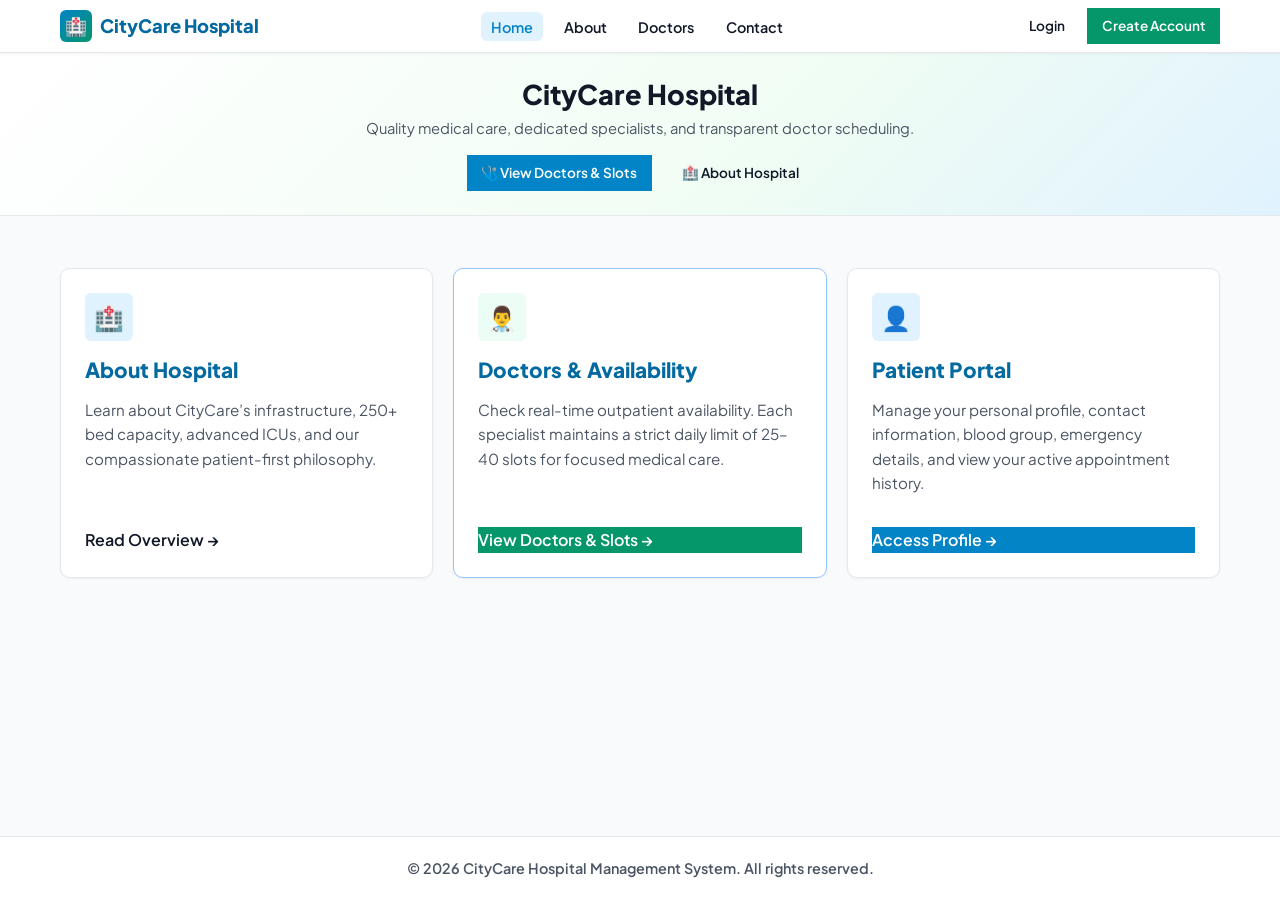
<file: frontend/index.html>
<!DOCTYPE html>
<html lang="en">
<head>
  <meta charset="UTF-8">
  <meta name="viewport" content="width=device-width, initial-scale=1.0">
  <title>CityCare Hospital - Quality Patient Care</title>
  <link rel="stylesheet" href="css/style.css">
</head>
<body>

  <!-- Navigation Bar -->
  <header class="navbar">
    <div class="nav-container">
      <a href="index.html" class="brand-logo">
        <span class="brand-icon">🏥</span>
        <span>CityCare Hospital</span>
      </a>
      <ul class="nav-links">
        <li><a href="index.html" class="active">Home</a></li>
        <li><a href="about.html">About</a></li>
        <li><a href="doctors.html">Doctors</a></li>
        <li><a href="contact.html">Contact</a></li>
      </ul>
      <div class="nav-actions" id="navActions">
        <!-- Injected dynamically by api.js -->
      </div>
    </div>
  </header>

  <!-- Hero Section (Simple & Short) -->
  <section class="hero-section">
    <div class="hero-content">
      <h1 class="hero-title">CityCare Hospital</h1>
      <p class="hero-subtitle">Quality medical care, dedicated specialists, and transparent doctor scheduling.</p>
      <div class="hero-actions">
        <a href="doctors.html" class="btn btn-primary btn-sm">
          🩺 View Doctors & Slots
        </a>
        <a href="about.html" class="btn btn-outline btn-sm">
          🏥 About Hospital
        </a>
      </div>
    </div>
  </section>

  <!-- Dedicated Services & Navigation Hub -->
  <section class="section-container" style="padding: 2rem 1.25rem;">
    <div class="about-grid">
      <!-- Card 1: About Hospital -->
      <div class="about-card" style="display: flex; flex-direction: column; justify-content: space-between;">
        <div>
          <div class="highlight-icon" style="margin-bottom: 0.75rem;">🏥</div>
          <h3>About Hospital</h3>
          <p>
            Learn about CityCare’s infrastructure, 250+ bed capacity, advanced ICUs, and our compassionate patient-first philosophy.
          </p>
        </div>
        <a href="about.html" class="btn btn-outline btn-block" style="margin-top: 1rem;">
          Read Overview &rarr;
        </a>
      </div>

      <!-- Card 2: Doctors & Availability -->
      <div class="about-card" style="display: flex; flex-direction: column; justify-content: space-between; border-color: #93c5fd;">
        <div>
          <div class="highlight-icon green" style="margin-bottom: 0.75rem;">👨‍⚕️</div>
          <h3>Doctors & Availability</h3>
          <p>
            Check real-time outpatient availability. Each specialist maintains a strict daily limit of 25–40 slots for focused medical care.
          </p>
        </div>
        <a href="doctors.html" class="btn btn-green btn-block" style="margin-top: 1rem;">
          View Doctors & Slots &rarr;
        </a>
      </div>

      <!-- Card 3: Patient Profile & Account -->
      <div class="about-card" style="display: flex; flex-direction: column; justify-content: space-between;">
        <div>
          <div class="highlight-icon" style="margin-bottom: 0.75rem;">👤</div>
          <h3>Patient Portal</h3>
          <p>
            Manage your personal profile, contact information, blood group, emergency details, and view your active appointment history.
          </p>
        </div>
        <a href="profile.html" class="btn btn-primary btn-block" style="margin-top: 1rem;">
          Access Profile &rarr;
        </a>
      </div>
    </div>
  </section>

  <!-- Footer -->
  <footer class="footer">
    <p>&copy; 2026 CityCare Hospital Management System. All rights reserved.</p>
  </footer>

  <script src="js/api.js"></script>
</body>
</html>
</file>
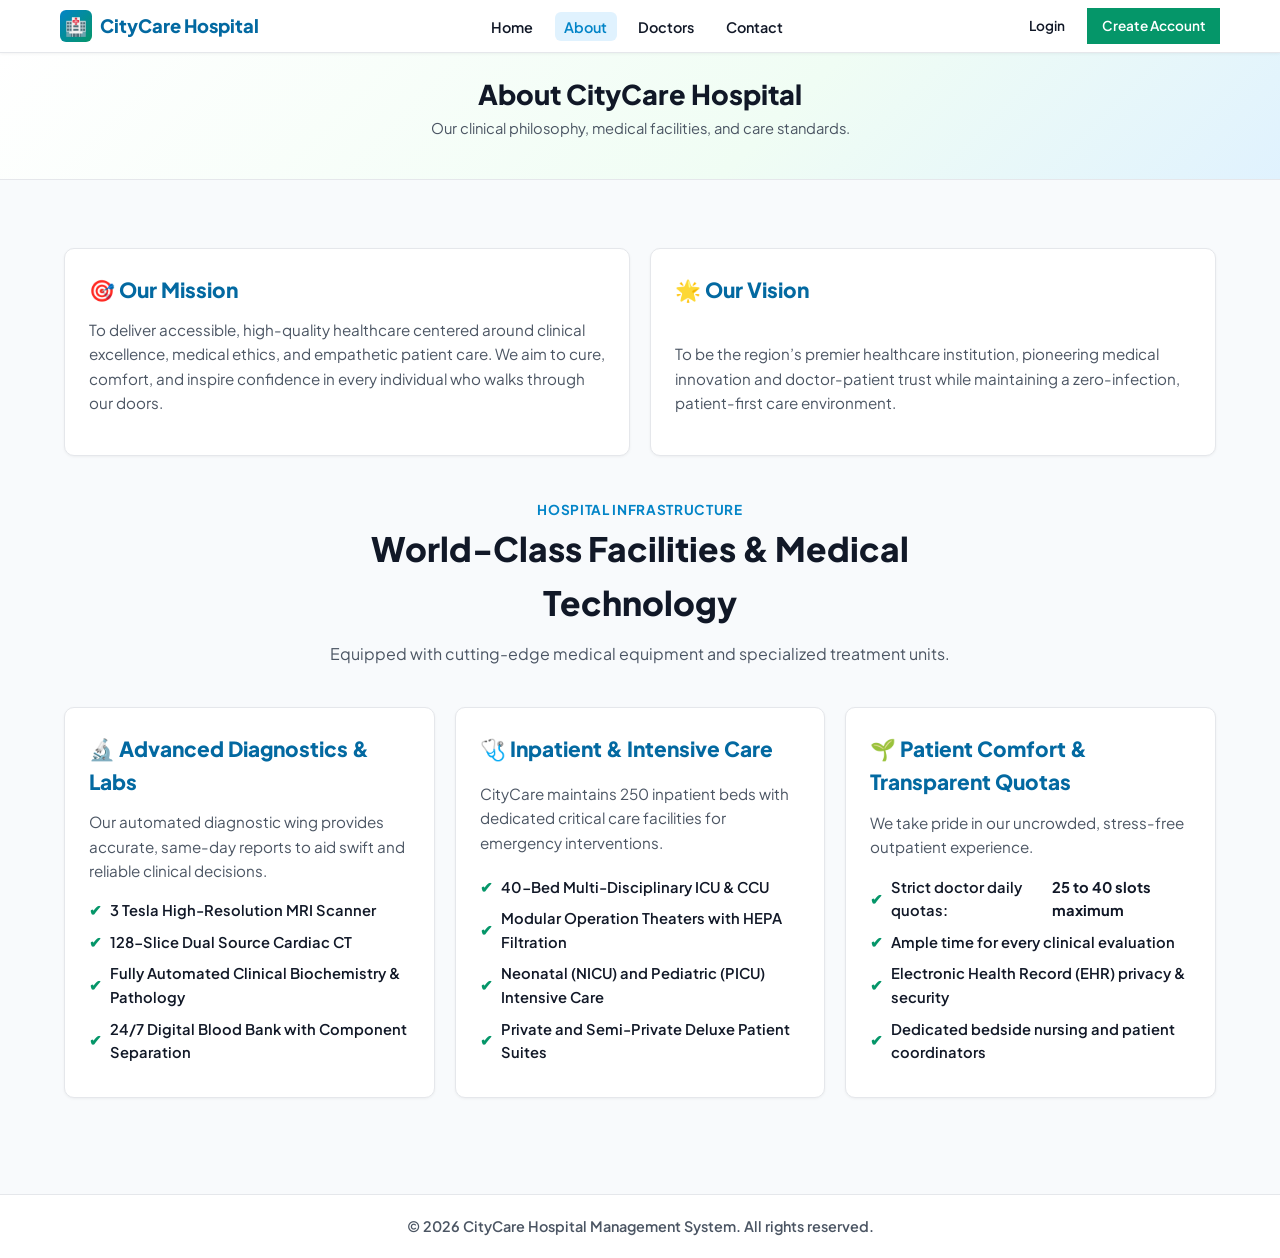
<file: frontend/about.html>
<!DOCTYPE html>
<html lang="en">
<head>
  <meta charset="UTF-8">
  <meta name="viewport" content="width=device-width, initial-scale=1.0">
  <title>About Us - CityCare Hospital</title>
  <link rel="stylesheet" href="css/style.css">
</head>
<body>

  <!-- Navigation Bar -->
  <header class="navbar">
    <div class="nav-container">
      <a href="index.html" class="brand-logo">
        <span class="brand-icon">🏥</span>
        <span>CityCare Hospital</span>
      </a>
      <ul class="nav-links">
        <li><a href="index.html">Home</a></li>
        <li><a href="about.html" class="active">About</a></li>
        <li><a href="doctors.html">Doctors</a></li>
        <li><a href="contact.html">Contact</a></li>
      </ul>
      <div class="nav-actions" id="navActions">
        <!-- Rendered dynamically by api.js -->
      </div>
    </div>
  </header>

  <!-- About Page Banner (Simple & Short) -->
  <section class="hero-section">
    <div class="hero-content">
      <h1 class="hero-title">About CityCare Hospital</h1>
      <p class="hero-subtitle">Our clinical philosophy, medical facilities, and care standards.</p>
    </div>
  </section>

  <!-- Detailed About Sections -->
  <main class="section-container">
    
    <!-- Mission & Vision (2 Cards in single row) -->
    <div class="two-grid" style="margin-bottom: 2.5rem;">
      <div class="about-card">
        <h3>🎯 Our Mission</h3>
        <p>
          To deliver accessible, high-quality healthcare centered around clinical excellence, medical ethics, and empathetic patient care. We aim to cure, comfort, and inspire confidence in every individual who walks through our doors.
        </p>
      </div>

      <div class="about-card">
        <h3>🌟 Our Vision</h3>
        <p>
          To be the region’s premier healthcare institution, pioneering medical innovation and doctor-patient trust while maintaining a zero-infection, patient-first care environment.
        </p>
      </div>
    </div>

    <!-- Infrastructure & Facilities -->
    <div class="section-header">
      <span class="section-tag">Hospital Infrastructure</span>
      <h2>World-Class Facilities & Medical Technology</h2>
      <p>Equipped with cutting-edge medical equipment and specialized treatment units.</p>
    </div>

    <div class="about-grid" style="margin-bottom: 3rem;">
      <div class="about-card">
        <h3>🔬 Advanced Diagnostics & Labs</h3>
        <p>
          Our automated diagnostic wing provides accurate, same-day reports to aid swift and reliable clinical decisions.
        </p>
        <ul class="feature-list">
          <li>3 Tesla High-Resolution MRI Scanner</li>
          <li>128-Slice Dual Source Cardiac CT</li>
          <li>Fully Automated Clinical Biochemistry & Pathology</li>
          <li>24/7 Digital Blood Bank with Component Separation</li>
        </ul>
      </div>

      <div class="about-card">
        <h3>🩺 Inpatient & Intensive Care</h3>
        <p>
          CityCare maintains 250 inpatient beds with dedicated critical care facilities for emergency interventions.
        </p>
        <ul class="feature-list">
          <li>40-Bed Multi-Disciplinary ICU & CCU</li>
          <li>Modular Operation Theaters with HEPA Filtration</li>
          <li>Neonatal (NICU) and Pediatric (PICU) Intensive Care</li>
          <li>Private and Semi-Private Deluxe Patient Suites</li>
        </ul>
      </div>

      <div class="about-card">
        <h3>🌱 Patient Comfort & Transparent Quotas</h3>
        <p>
          We take pride in our uncrowded, stress-free outpatient experience.
        </p>
        <ul class="feature-list">
          <li>Strict doctor daily quotas: <strong>25 to 40 slots maximum</strong></li>
          <li>Ample time for every clinical evaluation</li>
          <li>Electronic Health Record (EHR) privacy & security</li>
          <li>Dedicated bedside nursing and patient coordinators</li>
        </ul>
      </div>
    </div>

  </main>

  <!-- Footer -->
  <footer class="footer">
    <p>&copy; 2026 CityCare Hospital Management System. All rights reserved.</p>
  </footer>

  <script src="js/api.js"></script>
</body>
</html>
</file>
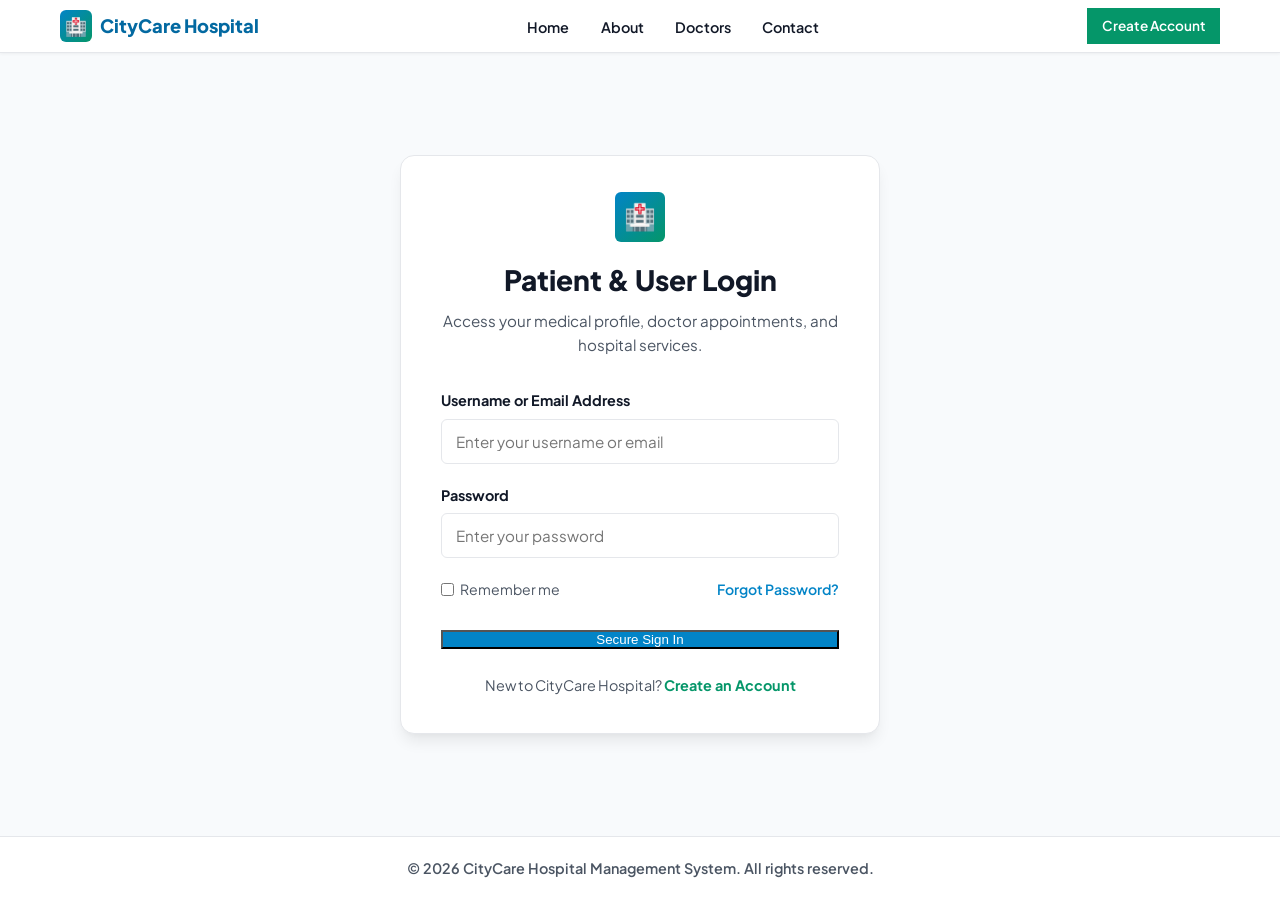
<file: frontend/appointments.html>
<!DOCTYPE html>
<html lang="en">
<head>
  <meta charset="UTF-8">
  <meta name="viewport" content="width=device-width, initial-scale=1.0">
  <title>My Appointments - CityCare Hospital</title>
  <link rel="stylesheet" href="css/style.css">
</head>
<body>

  <!-- Navigation Bar -->
  <header class="navbar">
    <div class="nav-container">
      <a href="index.html" class="brand-logo">
        <span class="brand-icon">🏥</span>
        <span>CityCare Hospital</span>
      </a>
      <ul class="nav-links">
        <li><a href="index.html">Home</a></li>
        <li><a href="about.html">About</a></li>
        <li><a href="doctors.html">Doctors</a></li>
        <li><a href="contact.html">Contact</a></li>
      </ul>
      <div class="nav-actions" id="navActions">
        <!-- Injected dynamically by api.js -->
      </div>
    </div>
  </header>

  <!-- Banner (Simple & Short) -->
  <section class="hero-section">
    <div class="hero-content">
      <h1 class="hero-title">My Booked Appointments</h1>
      <p class="hero-subtitle">Review upcoming consultations, doctors, and reservation status.</p>
    </div>
  </section>

  <!-- Main Appointments Content -->
  <main class="profile-wrapper">
    <div id="apptAlert" class="alert"></div>

    <div class="appointments-card">
      <div style="display: flex; justify-content: space-between; align-items: center; margin-bottom: 1.5rem; flex-wrap: wrap; gap: 1rem;">
        <div>
          <h2 style="font-size: 1.4rem; font-weight: 800; color: var(--text-main);">
            Consultation History & Schedules
          </h2>
          <p style="font-size: 0.88rem; color: var(--text-muted);">
            Real-time status of your outpatient doctor reservations.
          </p>
        </div>
        <a href="doctors.html" class="btn btn-green">
          + Book New Consultation
        </a>
      </div>

      <div class="table-responsive">
        <table class="styled-table" id="appointmentsTable">
          <thead>
            <tr>
              <th>Doctor</th>
              <th>Specialty</th>
              <th>Date</th>
              <th>Time</th>
              <th>Patient Name</th>
              <th>Reason</th>
              <th>Status</th>
            </tr>
          </thead>
          <tbody id="appointmentsList">
            <tr>
              <td colspan="7" style="text-align: center; color: var(--text-muted); padding: 2rem;">
                Loading your appointments from database...
              </td>
            </tr>
          </tbody>
        </table>
      </div>
    </div>
  </main>

  <!-- Footer -->
  <footer class="footer">
    <p>&copy; 2026 CityCare Hospital Management System. All rights reserved.</p>
  </footer>

  <script src="js/api.js"></script>
  <script>
    if (!isLoggedIn()) {
      window.location.href = 'login.html';
    }

    async function loadAppointments() {
      const tbody = document.getElementById('appointmentsList');
      try {
        const appts = await apiRequest('/appointments/my', { auth: true });
        
        if (!appts || appts.length === 0) {
          tbody.innerHTML = `
            <tr>
              <td colspan="7" style="text-align: center; color: var(--text-muted); padding: 3rem 1rem;">
                <div style="font-size: 2rem; margin-bottom: 0.5rem;">📅</div>
                <div style="font-weight: 700; font-size: 1.1rem; color: var(--text-main); margin-bottom: 0.25rem;">No Appointments Booked Yet</div>
                <p style="font-size: 0.9rem; margin-bottom: 1rem;">You have not scheduled any doctor consultations yet.</p>
                <a href="doctors.html" class="btn btn-primary btn-sm">Explore Doctors & Available Slots</a>
              </td>
            </tr>
          `;
          return;
        }

        tbody.innerHTML = appts.map(a => `
          <tr>
            <td style="font-weight: 800; color: var(--primary-dark);">${a.doctor_name}</td>
            <td><span class="specialty-badge">${a.specialty}</span></td>
            <td><strong>${a.appointment_date}</strong></td>
            <td>${a.appointment_time}</td>
            <td>${a.patient_name}</td>
            <td style="color: var(--text-muted);">${a.reason || 'General Consultation'}</td>
            <td><span class="badge-status confirmed">${a.status}</span></td>
          </tr>
        `).join('');

      } catch (err) {
        tbody.innerHTML = `
          <tr>
            <td colspan="7" style="text-align: center; color: var(--danger-red); padding: 2rem;">
              Could not retrieve appointments: ${err.message}
            </td>
          </tr>
        `;
      }
    }

    document.addEventListener('DOMContentLoaded', () => {
      loadAppointments();
    });
  </script>
</body>
</html>
</file>
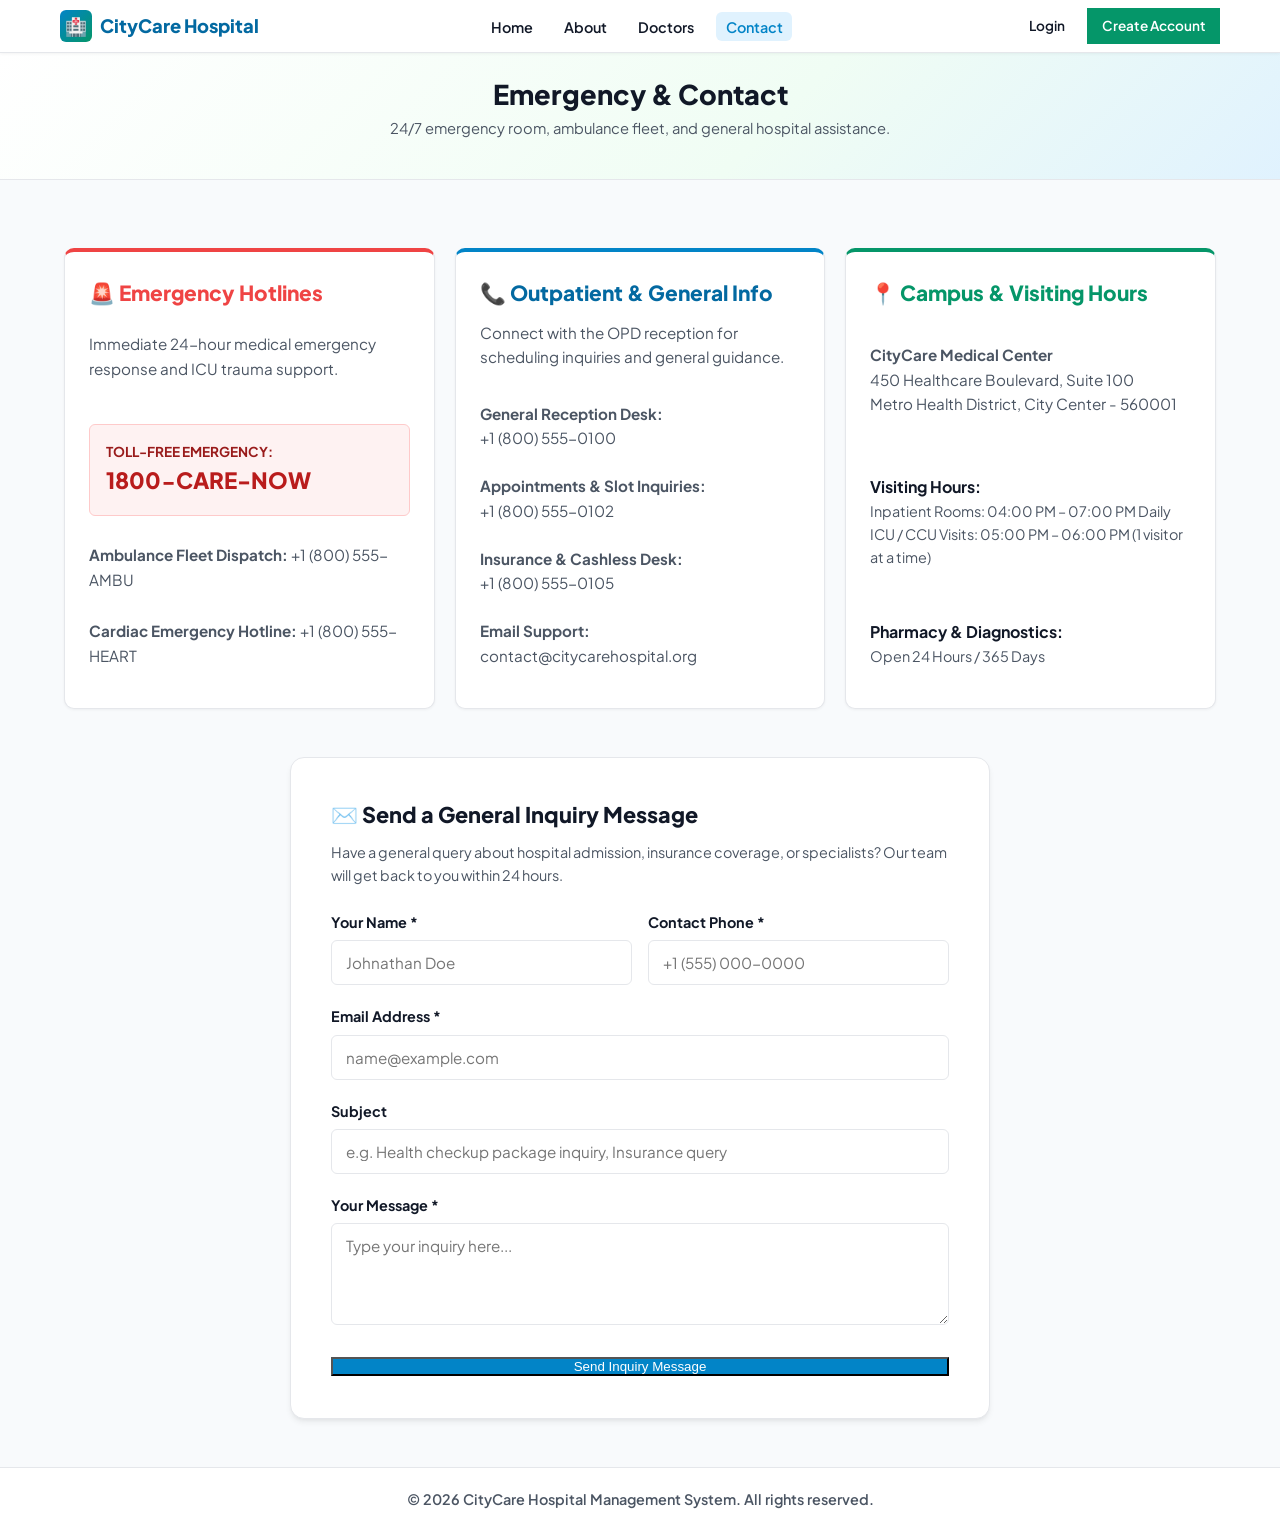
<file: frontend/contact.html>
<!DOCTYPE html>
<html lang="en">
<head>
  <meta charset="UTF-8">
  <meta name="viewport" content="width=device-width, initial-scale=1.0">
  <title>Contact & Emergency - CityCare Hospital</title>
  <link rel="stylesheet" href="css/style.css">
</head>
<body>

  <!-- Navigation Bar -->
  <header class="navbar">
    <div class="nav-container">
      <a href="index.html" class="brand-logo">
        <span class="brand-icon">🏥</span>
        <span>CityCare Hospital</span>
      </a>
      <ul class="nav-links">
        <li><a href="index.html">Home</a></li>
        <li><a href="about.html">About</a></li>
        <li><a href="doctors.html">Doctors</a></li>
        <li><a href="contact.html" class="active">Contact</a></li>
      </ul>
      <div class="nav-actions" id="navActions">
        <!-- Injected dynamically by api.js -->
      </div>
    </div>
  </header>

  <!-- Banner (Simple & Short) -->
  <section class="hero-section">
    <div class="hero-content">
      <h1 class="hero-title">Emergency & Contact</h1>
      <p class="hero-subtitle">24/7 emergency room, ambulance fleet, and general hospital assistance.</p>
    </div>
  </section>

  <!-- Contact Details Main Grid -->
  <main class="section-container">
    <div class="about-grid" style="margin-bottom: 3rem;">
      
      <!-- Card 1: 24/7 Emergency -->
      <div class="about-card" style="border-top: 4px solid var(--danger-red);">
        <h3 style="color: var(--danger-red);">🚨 Emergency Hotlines</h3>
        <p>Immediate 24-hour medical emergency response and ICU trauma support.</p>
        <div style="background-color: #fef2f2; border: 1px solid #fecaca; border-radius: var(--radius-sm); padding: 1rem; margin: 1rem 0;">
          <div style="font-size: 0.85rem; color: #991b1b; font-weight: 700;">TOLL-FREE EMERGENCY:</div>
          <div style="font-size: 1.4rem; font-weight: 800; color: #b91c1c;">1800-CARE-NOW</div>
        </div>
        <p><strong>Ambulance Fleet Dispatch:</strong> +1 (800) 555-AMBU</p>
        <p><strong>Cardiac Emergency Hotline:</strong> +1 (800) 555-HEART</p>
      </div>

      <!-- Card 2: OPD & Administrative Desk -->
      <div class="about-card" style="border-top: 4px solid var(--primary-blue);">
        <h3 style="color: var(--primary-dark);">📞 Outpatient & General Info</h3>
        <p>Connect with the OPD reception for scheduling inquiries and general guidance.</p>
        <p style="margin-top: 1rem;"><strong>General Reception Desk:</strong><br>+1 (800) 555-0100</p>
        <p style="margin-top: 0.5rem;"><strong>Appointments & Slot Inquiries:</strong><br>+1 (800) 555-0102</p>
        <p style="margin-top: 0.5rem;"><strong>Insurance & Cashless Desk:</strong><br>+1 (800) 555-0105</p>
        <p style="margin-top: 0.5rem;"><strong>Email Support:</strong><br>contact@citycarehospital.org</p>
      </div>

      <!-- Card 3: Location & Hours -->
      <div class="about-card" style="border-top: 4px solid var(--accent-green);">
        <h3 style="color: var(--accent-green);">📍 Campus & Visiting Hours</h3>
        <p><strong>CityCare Medical Center</strong><br>
        450 Healthcare Boulevard, Suite 100<br>
        Metro Health District, City Center - 560001</p>
        
        <div style="margin-top: 1.25rem;">
          <div style="font-weight: 700; color: var(--text-main);">Visiting Hours:</div>
          <p style="font-size: 0.9rem; color: var(--text-muted);">
            Inpatient Rooms: 04:00 PM – 07:00 PM Daily<br>
            ICU / CCU Visits: 05:00 PM – 06:00 PM (1 visitor at a time)
          </p>
        </div>

        <div style="margin-top: 0.75rem;">
          <div style="font-weight: 700; color: var(--text-main);">Pharmacy & Diagnostics:</div>
          <p style="font-size: 0.9rem; color: var(--text-muted);">Open 24 Hours / 365 Days</p>
        </div>
      </div>

    </div>

    <!-- Quick Message / Inquiry Form -->
    <div class="profile-card" style="max-width: 700px; margin: 0 auto;">
      <h3 style="font-size: 1.35rem; font-weight: 800; color: var(--text-main); margin-bottom: 0.5rem;">
        ✉️ Send a General Inquiry Message
      </h3>
      <p style="color: var(--text-muted); font-size: 0.9rem; margin-bottom: 1.5rem;">
        Have a general query about hospital admission, insurance coverage, or specialists? Our team will get back to you within 24 hours.
      </p>

      <div id="contactAlert" class="alert"></div>

      <form id="contactForm">
        <div class="form-row">
          <div class="form-group">
            <label for="cName">Your Name *</label>
            <input type="text" id="cName" class="form-control" placeholder="Johnathan Doe" required>
          </div>
          <div class="form-group">
            <label for="cPhone">Contact Phone *</label>
            <input type="tel" id="cPhone" class="form-control" placeholder="+1 (555) 000-0000" required>
          </div>
        </div>

        <div class="form-group">
          <label for="cEmail">Email Address *</label>
          <input type="email" id="cEmail" class="form-control" placeholder="name@example.com" required>
        </div>

        <div class="form-group">
          <label for="cSubject">Subject</label>
          <input type="text" id="cSubject" class="form-control" placeholder="e.g. Health checkup package inquiry, Insurance query">
        </div>

        <div class="form-group">
          <label for="cMessage">Your Message *</label>
          <textarea id="cMessage" class="form-control" placeholder="Type your inquiry here..." rows="4" required></textarea>
        </div>

        <button type="submit" id="contactSubmitBtn" class="btn btn-primary btn-block">
          Send Inquiry Message
        </button>
      </form>
    </div>
  </main>

  <!-- Footer -->
  <footer class="footer">
    <p>&copy; 2026 CityCare Hospital Management System. All rights reserved.</p>
  </footer>

  <script src="js/api.js"></script>
  <script>
    document.getElementById('contactForm').addEventListener('submit', (e) => {
      e.preventDefault();
      const btn = document.getElementById('contactSubmitBtn');
      btn.disabled = true;
      btn.textContent = 'Sending message...';

      setTimeout(() => {
        showAlert('contactAlert', 'Thank you! Your message has been received. Our helpdesk team will contact you shortly.', true);
        document.getElementById('contactForm').reset();
        btn.disabled = false;
        btn.textContent = 'Send Inquiry Message';
      }, 700);
    });
  </script>
</body>
</html>
</file>
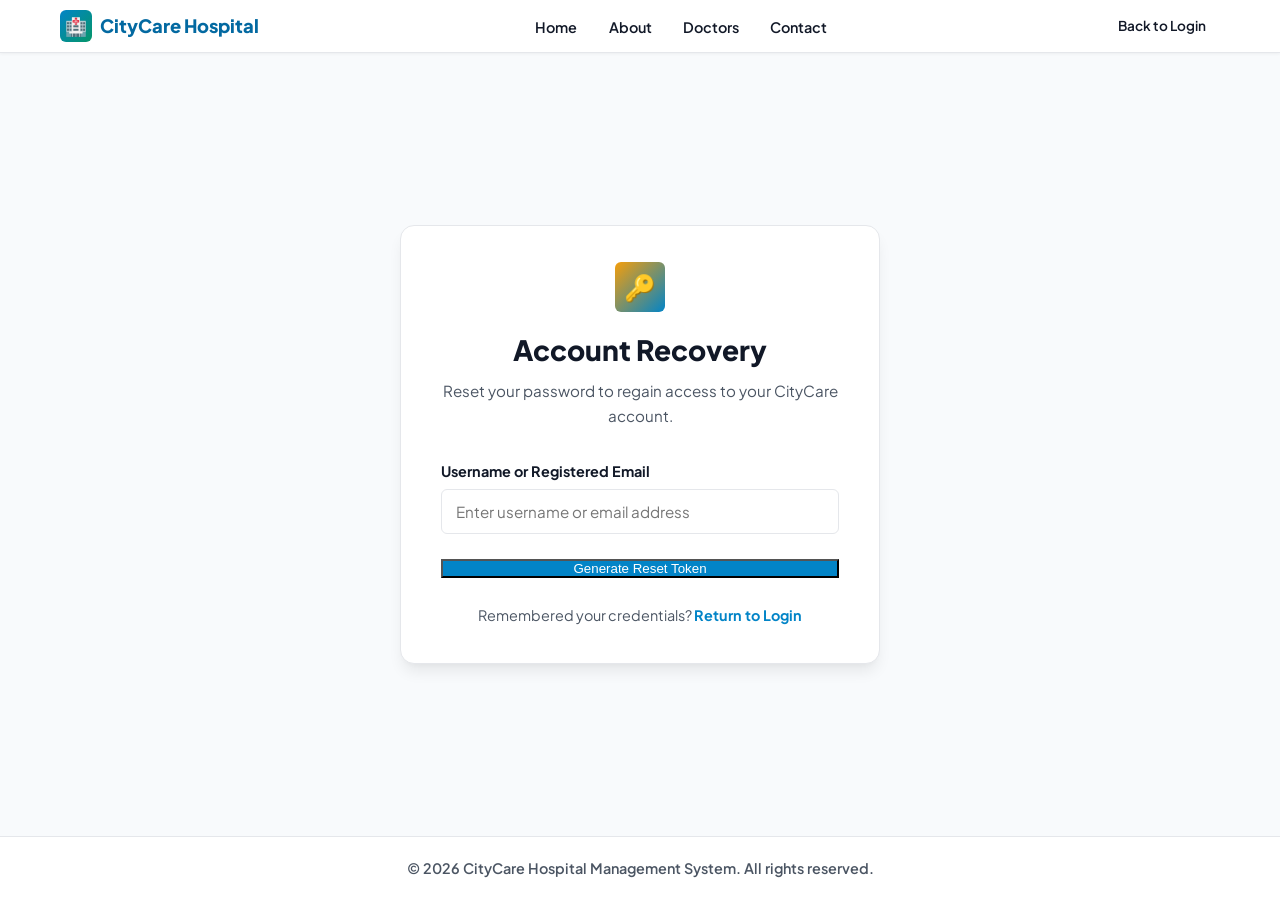
<file: frontend/forgot-password.html>
<!DOCTYPE html>
<html lang="en">
<head>
  <meta charset="UTF-8">
  <meta name="viewport" content="width=device-width, initial-scale=1.0">
  <title>Reset Password - CityCare Hospital</title>
  <link rel="stylesheet" href="css/style.css">
</head>
<body>

  <!-- Navigation Bar -->
  <nav class="navbar">
    <div class="nav-container">
      <a href="index.html" class="brand-logo">
        <span class="brand-icon">🏥</span>
        <span>CityCare Hospital</span>
      </a>
      <ul class="nav-links">
        <li><a href="index.html">Home</a></li>
        <li><a href="about.html">About</a></li>
        <li><a href="doctors.html">Doctors</a></li>
        <li><a href="contact.html">Contact</a></li>
      </ul>
      <div class="nav-actions">
        <a href="login.html" class="btn btn-outline btn-sm">Back to Login</a>
      </div>
    </div>
  </nav>

  <!-- Forgot & Reset Password Wrapper -->
  <main class="auth-wrapper">
    <div class="auth-card">
      <div class="auth-header">
        <div class="brand-icon" style="margin: 0 auto 1rem auto; width: 50px; height: 50px; font-size: 1.6rem; background: linear-gradient(135deg, var(--warning-amber), var(--primary-blue));">🔑</div>
        <h1>Account Recovery</h1>
        <p>Reset your password to regain access to your CityCare account.</p>
      </div>

      <div id="resetAlert" class="alert"></div>

      <!-- Step 1: Request Token -->
      <form id="requestTokenForm">
        <div class="form-group">
          <label for="identifier">Username or Registered Email</label>
          <input 
            type="text" 
            id="identifier" 
            class="form-control" 
            placeholder="Enter username or email address" 
            required
          >
        </div>

        <button type="submit" id="requestTokenBtn" class="btn btn-primary btn-block">
          Generate Reset Token
        </button>
      </form>

      <!-- Step 2: Enter Token and New Password (Hidden until token requested) -->
      <form id="resetPasswordForm" style="display: none; margin-top: 1.5rem; border-top: 1px solid var(--border-color); padding-top: 1.5rem;">
        <div class="form-group">
          <label for="resetToken">Security Reset Token</label>
          <input 
            type="text" 
            id="resetToken" 
            class="form-control" 
            placeholder="Paste your reset token here" 
            required
          >
        </div>

        <div class="form-group">
          <label for="newPassword">New Password</label>
          <input 
            type="password" 
            id="newPassword" 
            class="form-control" 
            placeholder="Minimum 6 characters" 
            required
          >
        </div>

        <div class="form-group">
          <label for="confirmNewPassword">Confirm New Password</label>
          <input 
            type="password" 
            id="confirmNewPassword" 
            class="form-control" 
            placeholder="Re-enter new password" 
            required
          >
        </div>

        <button type="submit" id="resetPasswordBtn" class="btn btn-green btn-block">
          Update Password & Log In
        </button>
      </form>

      <div class="auth-links">
        Remembered your credentials? 
        <a href="login.html" style="font-weight: 700; color: var(--primary-blue);">Return to Login</a>
      </div>
    </div>
  </main>

  <!-- Footer -->
  <footer class="footer">
    <p>&copy; 2026 CityCare Hospital Management System. All rights reserved.</p>
  </footer>

  <script src="js/api.js"></script>
  <script>
    const requestForm = document.getElementById('requestTokenForm');
    const resetForm = document.getElementById('resetPasswordForm');
    const requestBtn = document.getElementById('requestTokenBtn');
    const resetBtn = document.getElementById('resetPasswordBtn');

    // Handle Token Request
    requestForm.addEventListener('submit', async (e) => {
      e.preventDefault();
      hideAlert('resetAlert');

      const identifier = document.getElementById('identifier').value.trim();
      if (!identifier) return;

      requestBtn.disabled = true;
      requestBtn.textContent = 'Generating token...';

      try {
        const response = await apiRequest('/auth/forgot-password', {
          method: 'POST',
          body: { identifier }
        });

        showAlert(
          'resetAlert', 
          `Reset token generated for ${response.username}! Enter your new password below.`, 
          true
        );

        // Pre-fill token field and reveal password change section
        document.getElementById('resetToken').value = response.reset_token;
        resetForm.style.display = 'block';
        document.getElementById('newPassword').focus();

      } catch (err) {
        showAlert('resetAlert', err.message);
      } finally {
        requestBtn.disabled = false;
        requestBtn.textContent = 'Generate Reset Token';
      }
    });

    // Handle Password Reset
    resetForm.addEventListener('submit', async (e) => {
      e.preventDefault();
      hideAlert('resetAlert');

      const token = document.getElementById('resetToken').value.trim();
      const newPassword = document.getElementById('newPassword').value;
      const confirmNewPassword = document.getElementById('confirmNewPassword').value;

      if (newPassword.length < 6) {
        showAlert('resetAlert', 'Password must be at least 6 characters long.');
        return;
      }

      if (newPassword !== confirmNewPassword) {
        showAlert('resetAlert', 'Passwords do not match. Please verify.');
        return;
      }

      resetBtn.disabled = true;
      resetBtn.textContent = 'Updating password...';

      try {
        const response = await apiRequest('/auth/reset-password', {
          method: 'POST',
          body: { token, new_password: newPassword }
        });

        showAlert('resetAlert', response.message + ' Redirecting to login...', true);

        setTimeout(() => {
          window.location.href = 'login.html';
        }, 1200);

      } catch (err) {
        showAlert('resetAlert', err.message);
        resetBtn.disabled = false;
        resetBtn.textContent = 'Update Password & Log In';
      }
    });
  </script>
</body>
</html>
</file>
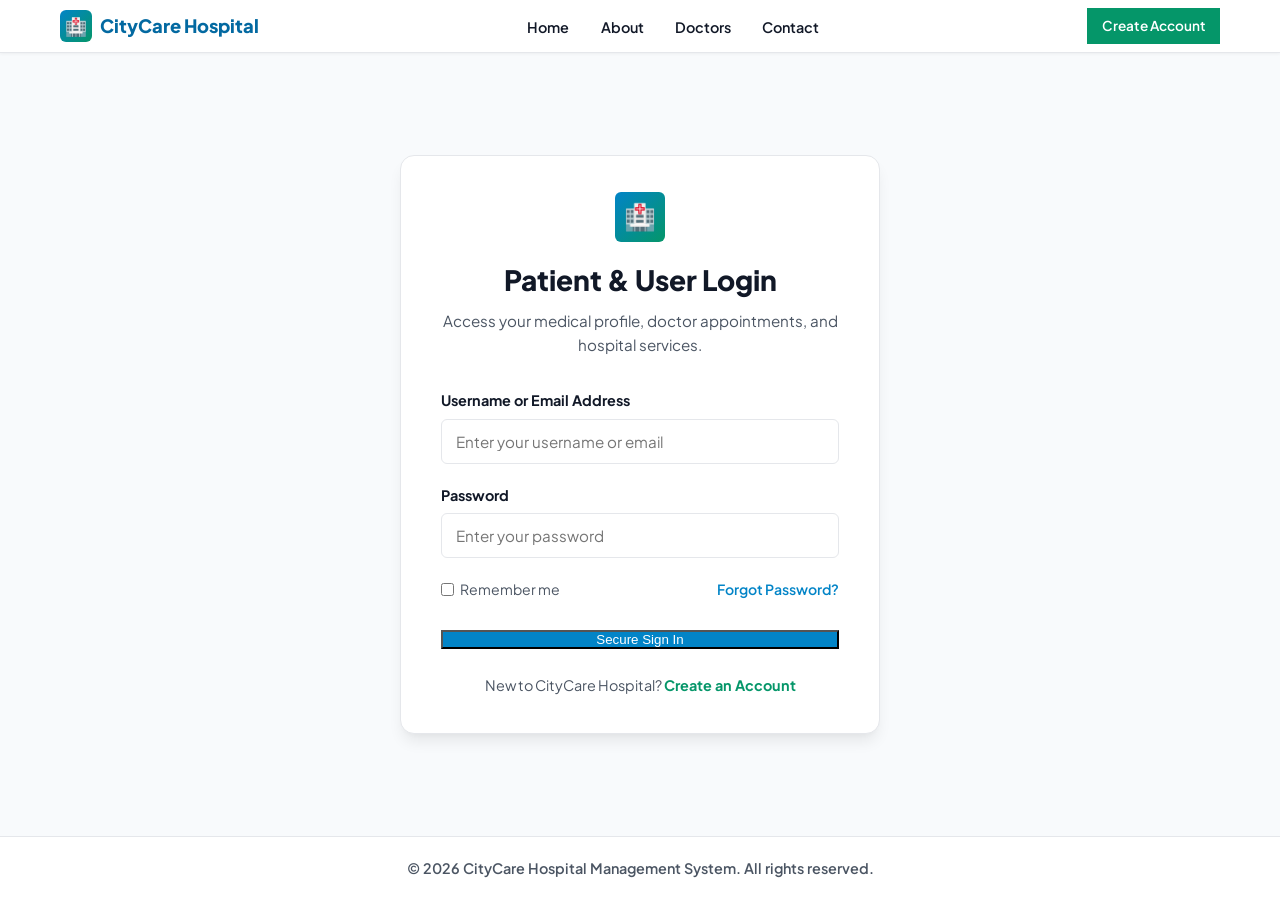
<file: frontend/login.html>
<!DOCTYPE html>
<html lang="en">
<head>
  <meta charset="UTF-8">
  <meta name="viewport" content="width=device-width, initial-scale=1.0">
  <title>Hospital Management - Patient & Staff Login</title>
  <link rel="stylesheet" href="css/style.css">
</head>
<body>

  <!-- Navigation Bar -->
  <nav class="navbar">
    <div class="nav-container">
      <a href="index.html" class="brand-logo">
        <span class="brand-icon">🏥</span>
        <span>CityCare Hospital</span>
      </a>
      <ul class="nav-links">
        <li><a href="index.html">Home</a></li>
        <li><a href="about.html">About</a></li>
        <li><a href="doctors.html">Doctors</a></li>
        <li><a href="contact.html">Contact</a></li>
      </ul>
      <div class="nav-actions">
        <a href="register.html" class="btn btn-green btn-sm">Create Account</a>
      </div>
    </div>
  </nav>

  <!-- Login Form Wrapper -->
  <main class="auth-wrapper">
    <div class="auth-card">
      <div class="auth-header">
        <div class="brand-icon" style="margin: 0 auto 1rem auto; width: 50px; height: 50px; font-size: 1.6rem;">🏥</div>
        <h1>Patient & User Login</h1>
        <p>Access your medical profile, doctor appointments, and hospital services.</p>
      </div>

      <div id="loginAlert" class="alert"></div>

      <form id="loginForm">
        <div class="form-group">
          <label for="username">Username or Email Address</label>
          <input 
            type="text" 
            id="username" 
            class="form-control" 
            placeholder="Enter your username or email" 
            required 
            autocomplete="username"
          >
        </div>

        <div class="form-group">
          <label for="password">Password</label>
          <input 
            type="password" 
            id="password" 
            class="form-control" 
            placeholder="Enter your password" 
            required 
            autocomplete="current-password"
          >
        </div>

        <div class="form-footer">
          <label style="display: flex; align-items: center; gap: 0.4rem; cursor: pointer; color: var(--text-muted);">
            <input type="checkbox" id="rememberMe"> Remember me
          </label>
          <a href="forgot-password.html">Forgot Password?</a>
        </div>

        <button type="submit" id="loginBtn" class="btn btn-primary btn-block">
          Secure Sign In
        </button>
      </form>

      <div class="auth-links">
        New to CityCare Hospital? 
        <a href="register.html" style="font-weight: 700; color: var(--accent-green);">Create an Account</a>
      </div>
    </div>
  </main>

  <!-- Footer -->
  <footer class="footer">
    <p>&copy; 2026 CityCare Hospital Management System. All rights reserved.</p>
  </footer>

  <script src="js/api.js"></script>
  <script>
    const form = document.getElementById('loginForm');
    const loginBtn = document.getElementById('loginBtn');

    form.addEventListener('submit', async (e) => {
      e.preventDefault();
      hideAlert('loginAlert');

      const username = document.getElementById('username').value.trim();
      const password = document.getElementById('password').value;

      if (!username || !password) {
        showAlert('loginAlert', 'Please enter both username and password.');
        return;
      }

      loginBtn.disabled = true;
      loginBtn.textContent = 'Verifying credentials...';

      try {
        const response = await apiRequest('/auth/login', {
          method: 'POST',
          body: { username, password }
        });

        showAlert('loginAlert', 'Login successful! Redirecting...', true);
        setSession(response.token, response.user);

        // Check if user has filled profile details; if not, direct to profile
        setTimeout(() => {
          if (!response.user.full_name || !response.user.phone_number) {
            window.location.href = 'profile.html?welcome=1';
          } else {
            window.location.href = 'index.html';
          }
        }, 800);

      } catch (err) {
        showAlert('loginAlert', err.message);
        loginBtn.disabled = false;
        loginBtn.textContent = 'Secure Sign In';
      }
    });
  </script>
</body>
</html>
</file>
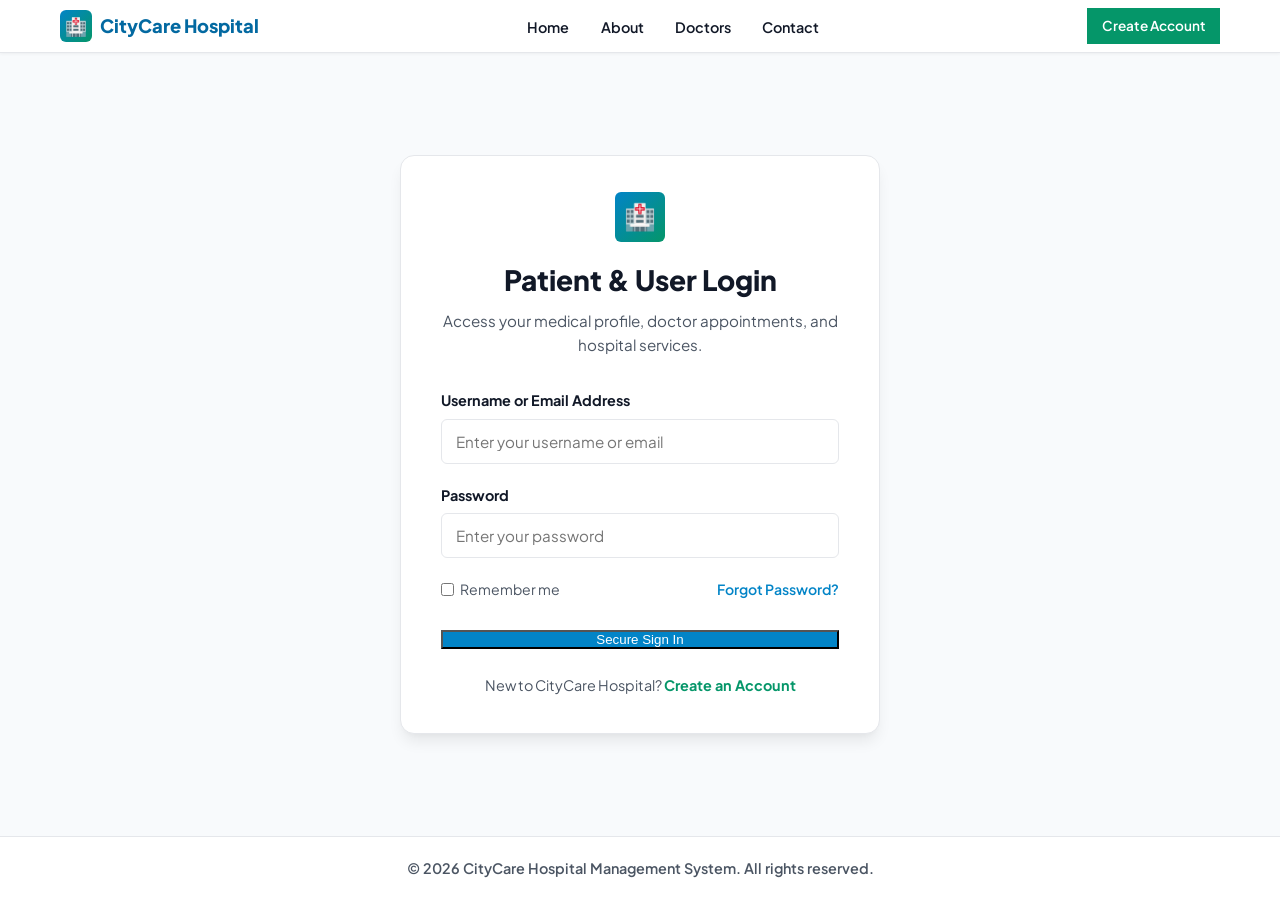
<file: frontend/profile.html>
<!DOCTYPE html>
<html lang="en">
<head>
  <meta charset="UTF-8">
  <meta name="viewport" content="width=device-width, initial-scale=1.0">
  <title>Patient Profile Details - CityCare Hospital</title>
  <link rel="stylesheet" href="css/style.css">
</head>
<body>

  <!-- Navigation Bar -->
  <header class="navbar">
    <div class="nav-container">
      <a href="index.html" class="brand-logo">
        <span class="brand-icon">🏥</span>
        <span>CityCare Hospital</span>
      </a>
      <ul class="nav-links">
        <li><a href="index.html">Home</a></li>
        <li><a href="about.html">About</a></li>
        <li><a href="doctors.html">Doctors</a></li>
        <li><a href="contact.html">Contact</a></li>
      </ul>
      <div class="nav-actions" id="navActions">
        <!-- Injected dynamically by api.js -->
      </div>
    </div>
  </header>

  <!-- Main Profile Content -->
  <main class="profile-wrapper">
    <div id="welcomeBanner" class="alert alert-success" style="margin-bottom: 1.5rem;">
      👋 Welcome to CityCare! Please complete your medical contact & emergency details below.
    </div>

    <div id="profileAlert" class="alert"></div>

    <div class="profile-card">
      <div class="profile-header">
        <div class="profile-avatar-large" id="avatarDisplay">👤</div>
        <div class="profile-header-info">
          <h2 id="headerUsername">Patient Profile Information</h2>
          <p id="headerEmail">Managing your hospital registration & medical emergency records</p>
        </div>
      </div>

      <form id="profileForm">
        <div class="form-row">
          <div class="form-group">
            <label for="fullName">Full Name *</label>
            <input 
              type="text" 
              id="fullName" 
              class="form-control" 
              placeholder="e.g. Johnathan Doe" 
              required
            >
          </div>
          <div class="form-group">
            <label for="phoneNumber">Contact Phone Number *</label>
            <input 
              type="tel" 
              id="phoneNumber" 
              class="form-control" 
              placeholder="e.g. +1 (555) 019-2834" 
              required
            >
          </div>
        </div>

        <div class="form-row">
          <div class="form-group">
            <label for="email">Email Address *</label>
            <input 
              type="email" 
              id="email" 
              class="form-control" 
              placeholder="name@example.com" 
              required
            >
          </div>
          <div class="form-group">
            <label for="bloodGroup">Blood Group</label>
            <select id="bloodGroup" class="form-control">
              <option value="">-- Select Blood Group --</option>
              <option value="A+">A Positive (A+)</option>
              <option value="A-">A Negative (A-)</option>
              <option value="B+">B Positive (B+)</option>
              <option value="B-">B Negative (B-)</option>
              <option value="AB+">AB Positive (AB+)</option>
              <option value="AB-">AB Negative (AB-)</option>
              <option value="O+">O Positive (O+)</option>
              <option value="O-">O Negative (O-)</option>
            </select>
          </div>
        </div>

        <div class="form-group">
          <label for="address">Residential Address *</label>
          <textarea 
            id="address" 
            class="form-control" 
            placeholder="Street address, city, state, postal code" 
            rows="3" 
            required
          ></textarea>
        </div>

        <div class="form-group">
          <label for="emergencyContact">Emergency Contact (Name & Phone Number)</label>
          <input 
            type="text" 
            id="emergencyContact" 
            class="form-control" 
            placeholder="e.g. Jane Doe (Spouse) - +1 (555) 987-6543"
          >
          <small style="color: var(--text-muted); font-size: 0.8rem; display: block; margin-top: 0.3rem;">
            Critical for hospital staff in case of an emergency.
          </small>
        </div>

        <div style="display: flex; gap: 1rem; align-items: center; margin-top: 2rem; flex-wrap: wrap;">
          <button type="submit" id="saveProfileBtn" class="btn btn-green">
            💾 Save Profile Details
          </button>
          <a href="appointments.html" class="btn btn-primary">
            🗓️ View My Booked Appointments
          </a>
          <a href="doctors.html" class="btn btn-outline">
            🩺 Browse Doctors
          </a>
        </div>
      </form>
    </div>
  </main>

  <!-- Footer -->
  <footer class="footer">
    <p>&copy; 2026 CityCare Hospital Management System. All rights reserved.</p>
  </footer>

  <script src="js/api.js"></script>
  <script>
    if (!isLoggedIn()) {
      window.location.href = 'login.html';
    }

    const urlParams = new URLSearchParams(window.location.search);
    if (!urlParams.get('welcome')) {
      const banner = document.getElementById('welcomeBanner');
      if (banner) banner.style.display = 'none';
    }

    const form = document.getElementById('profileForm');
    const saveBtn = document.getElementById('saveProfileBtn');

    async function loadUserProfile() {
      try {
        const user = await apiRequest('/user/profile', { auth: true });
        
        document.getElementById('headerUsername').textContent = user.full_name || user.username;
        document.getElementById('headerEmail').textContent = user.email;
        
        if (user.full_name) {
          const initials = user.full_name.split(' ').map(n => n[0]).join('').substring(0, 2).toUpperCase();
          document.getElementById('avatarDisplay').textContent = initials;
        }

        document.getElementById('fullName').value = user.full_name || '';
        document.getElementById('phoneNumber').value = user.phone_number || '';
        document.getElementById('email').value = user.email || '';
        document.getElementById('bloodGroup').value = user.blood_group || '';
        document.getElementById('address').value = user.address || '';
        document.getElementById('emergencyContact').value = user.emergency_contact || '';

        setSession(getToken(), user);
        renderNavbar();
      } catch (err) {
        showAlert('profileAlert', 'Failed to load profile details: ' + err.message);
      }
    }

    form.addEventListener('submit', async (e) => {
      e.preventDefault();
      hideAlert('profileAlert');

      const payload = {
        full_name: document.getElementById('fullName').value.trim(),
        phone_number: document.getElementById('phoneNumber').value.trim(),
        email: document.getElementById('email').value.trim(),
        blood_group: document.getElementById('bloodGroup').value,
        address: document.getElementById('address').value.trim(),
        emergency_contact: document.getElementById('emergencyContact').value.trim(),
      };

      saveBtn.disabled = true;
      saveBtn.textContent = 'Saving details to backend...';

      try {
        const updatedUser = await apiRequest('/user/profile', {
          method: 'PUT',
          body: payload,
          auth: true
        });

        setSession(getToken(), updatedUser);
        showAlert('profileAlert', 'Profile updated and saved to backend database successfully!', true);
        loadUserProfile();
      } catch (err) {
        showAlert('profileAlert', err.message);
      } finally {
        saveBtn.disabled = false;
        saveBtn.textContent = '💾 Save Profile Details';
      }
    });

    document.addEventListener('DOMContentLoaded', () => {
      loadUserProfile();
    });
  </script>
</body>
</html>
</file>
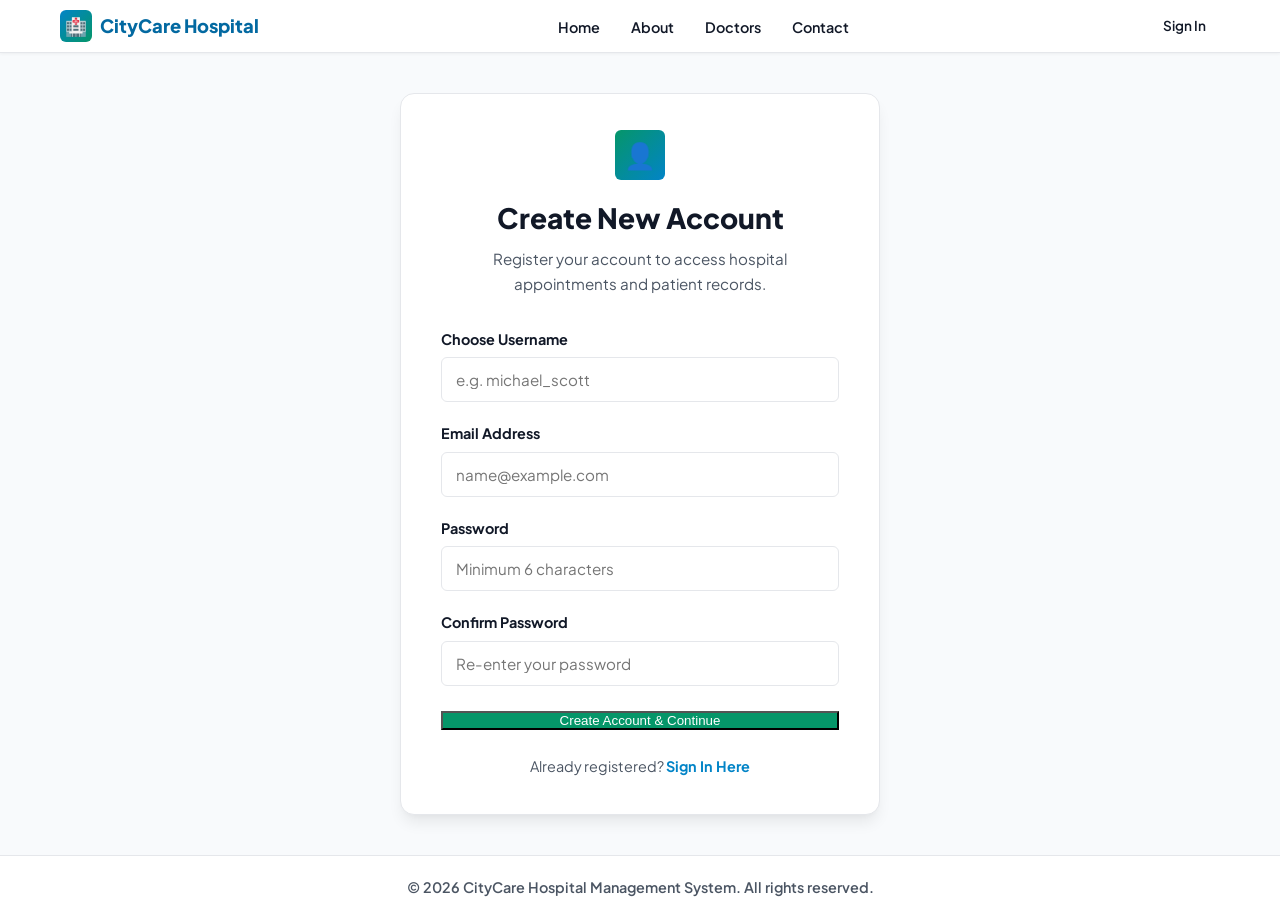
<file: frontend/register.html>
<!DOCTYPE html>
<html lang="en">
<head>
  <meta charset="UTF-8">
  <meta name="viewport" content="width=device-width, initial-scale=1.0">
  <title>Create Account - CityCare Hospital</title>
  <link rel="stylesheet" href="css/style.css">
</head>
<body>

  <!-- Navigation Bar -->
  <nav class="navbar">
    <div class="nav-container">
      <a href="index.html" class="brand-logo">
        <span class="brand-icon">🏥</span>
        <span>CityCare Hospital</span>
      </a>
      <ul class="nav-links">
        <li><a href="index.html">Home</a></li>
        <li><a href="about.html">About</a></li>
        <li><a href="doctors.html">Doctors</a></li>
        <li><a href="contact.html">Contact</a></li>
      </ul>
      <div class="nav-actions">
        <a href="login.html" class="btn btn-outline btn-sm">Sign In</a>
      </div>
    </div>
  </nav>

  <!-- Register Form Wrapper -->
  <main class="auth-wrapper">
    <div class="auth-card">
      <div class="auth-header">
        <div class="brand-icon" style="margin: 0 auto 1rem auto; width: 50px; height: 50px; font-size: 1.6rem; background: linear-gradient(135deg, var(--accent-green), var(--primary-blue));">👤</div>
        <h1>Create New Account</h1>
        <p>Register your account to access hospital appointments and patient records.</p>
      </div>

      <div id="registerAlert" class="alert"></div>

      <form id="registerForm">
        <div class="form-group">
          <label for="regUsername">Choose Username</label>
          <input 
            type="text" 
            id="regUsername" 
            class="form-control" 
            placeholder="e.g. michael_scott" 
            required 
            autocomplete="username"
          >
        </div>

        <div class="form-group">
          <label for="regEmail">Email Address</label>
          <input 
            type="email" 
            id="regEmail" 
            class="form-control" 
            placeholder="name@example.com" 
            required 
            autocomplete="email"
          >
        </div>

        <div class="form-group">
          <label for="regPassword">Password</label>
          <input 
            type="password" 
            id="regPassword" 
            class="form-control" 
            placeholder="Minimum 6 characters" 
            required 
            autocomplete="new-password"
          >
        </div>

        <div class="form-group">
          <label for="regConfirmPassword">Confirm Password</label>
          <input 
            type="password" 
            id="regConfirmPassword" 
            class="form-control" 
            placeholder="Re-enter your password" 
            required 
            autocomplete="new-password"
          >
        </div>

        <button type="submit" id="regBtn" class="btn btn-green btn-block">
          Create Account & Continue
        </button>
      </form>

      <div class="auth-links">
        Already registered? 
        <a href="login.html" style="font-weight: 700; color: var(--primary-blue);">Sign In Here</a>
      </div>
    </div>
  </main>

  <!-- Footer -->
  <footer class="footer">
    <p>&copy; 2026 CityCare Hospital Management System. All rights reserved.</p>
  </footer>

  <script src="js/api.js"></script>
  <script>
    const form = document.getElementById('registerForm');
    const regBtn = document.getElementById('regBtn');

    form.addEventListener('submit', async (e) => {
      e.preventDefault();
      hideAlert('registerAlert');

      const username = document.getElementById('regUsername').value.trim();
      const email = document.getElementById('regEmail').value.trim();
      const password = document.getElementById('regPassword').value;
      const confirmPassword = document.getElementById('regConfirmPassword').value;

      if (password.length < 6) {
        showAlert('registerAlert', 'Password must be at least 6 characters long.');
        return;
      }

      if (password !== confirmPassword) {
        showAlert('registerAlert', 'Passwords do not match. Please re-enter.');
        return;
      }

      regBtn.disabled = true;
      regBtn.textContent = 'Creating account...';

      try {
        // Step 1: Register account
        await apiRequest('/auth/register', {
          method: 'POST',
          body: { username, email, password }
        });

        // Step 2: Automatically sign in
        const loginRes = await apiRequest('/auth/login', {
          method: 'POST',
          body: { username, password }
        });

        setSession(loginRes.token, loginRes.user);

        showAlert('registerAlert', 'Account created successfully! Proceeding to profile setup...', true);

        // Redirect to profile page to fill in hospital details
        setTimeout(() => {
          window.location.href = 'profile.html?welcome=1';
        }, 900);

      } catch (err) {
        showAlert('registerAlert', err.message);
        regBtn.disabled = false;
        regBtn.textContent = 'Create Account & Continue';
      }
    });
  </script>
</body>
</html>
</file>
<file: frontend/css/style.css>
/* =========================================================
   Hospital Management System - Pleasant Medical Stylesheet
   Color Palette:
   - Primary Blues: #0284c7 (Sky Blue), #0369a1 (Deep Medical Blue)
   - Accent Greens: #10b981, #059669 (Fresh Emerald Health Green)
   - Backgrounds: #ffffff (Pure White), #f8fafc (Subtle Slate White)
   - Text: #111827 (Pure Crisp Black for maximum legibility)
   - Borders: #e2e8f0, #cbd5e1
   ========================================================= */

@import url('https://fonts.googleapis.com/css2?family=Plus+Jakarta+Sans:wght@400;500;600;700;800&display=swap');

:root {
  --primary-blue: #0284c7;
  --primary-dark: #0369a1;
  --primary-light: #e0f2fe;
  
  --accent-green: #059669;
  --accent-green-hover: #047857;
  --accent-green-light: #ecfdf5;

  --bg-white: #ffffff;
  --bg-subtle: #f8fafc;
  --bg-card: #ffffff;

  --text-main: #111827;      /* Crisp black text as requested */
  --text-muted: #4b5563;     /* Muted dark gray */
  --text-light: #6b7280;

  --border-color: #e5e7eb;
  --border-focus: #0284c7;

  --danger-red: #ef4444;
  --warning-amber: #f59e0b;

  --shadow-sm: 0 1px 3px rgba(0, 0, 0, 0.05);
  --shadow-md: 0 4px 6px -1px rgba(0, 0, 0, 0.07), 0 2px 4px -2px rgba(0, 0, 0, 0.05);
  --shadow-lg: 0 10px 15px -3px rgba(0, 0, 0, 0.08), 0 4px 6px -4px rgba(0, 0, 0, 0.04);
  --radius-sm: 6px;
  --radius-md: 10px;
  --radius-lg: 14px;
}

* {
  margin: 0;
  padding: 0;
  box-sizing: border-box;
}

body {
  font-family: 'Plus Jakarta Sans', -apple-system, BlinkMacSystemFont, 'Segoe UI', Roboto, sans-serif;
  background-color: var(--bg-subtle);
  color: var(--text-main);
  line-height: 1.6;
  min-height: 100vh;
  display: flex;
  flex-direction: column;
}

a {
  color: var(--primary-blue);
  text-decoration: none;
  font-weight: 600;
  transition: color 0.2s ease;
}

a:hover {
  color: var(--primary-dark);
}

/* =========================================
   Header & Navbar (Simple, compact, single-line)
   ========================================= */
.navbar {
  background-color: var(--bg-white);
  border-bottom: 1px solid var(--border-color);
  position: sticky;
  top: 0;
  z-index: 100;
  box-shadow: var(--shadow-sm);
}

.nav-container {
  max-width: 1200px;
  margin: 0 auto;
  padding: 0.5rem 1.25rem;
  display: flex;
  justify-content: space-between;
  align-items: center;
  flex-wrap: nowrap;
  gap: 1rem;
}

.brand-logo {
  display: flex;
  align-items: center;
  gap: 0.5rem;
  font-size: 1.15rem;
  font-weight: 800;
  color: var(--primary-dark);
  text-decoration: none;
  white-space: nowrap;
}

.brand-icon {
  background: linear-gradient(135deg, var(--primary-blue), var(--accent-green));
  color: white;
  width: 32px;
  height: 32px;
  border-radius: 6px;
  display: flex;
  align-items: center;
  justify-content: center;
  font-size: 1.1rem;
  font-weight: bold;
}

.nav-links {
  display: flex;
  align-items: center;
  gap: 0.75rem;
  list-style: none;
  white-space: nowrap;
}

.nav-links a {
  color: var(--text-main);
  font-weight: 600;
  font-size: 0.9rem;
  padding: 0.35rem 0.6rem;
  border-radius: var(--radius-sm);
  transition: all 0.2s ease;
}

.nav-links a:hover,
.nav-links a.active {
  color: var(--primary-blue);
  background-color: var(--primary-light);
}

.nav-actions {
  display: flex;
  align-items: center;
  gap: 0.5rem;
  white-space: nowrap;
}
}

/* =========================================
   Buttons
   ========================================= */
.btn {
  display: inline-flex;
  align-items: center;
  justify-content: center;
  gap: 0.5rem;
  padding: 0.65rem 1.25rem;
  font-size: 0.95rem;
  font-weight: 700;
  border-radius: var(--radius-sm);
  border: 1px solid transparent;
  cursor: pointer;
  transition: all 0.2s ease;
  text-decoration: none;
}

.btn-primary {
  background-color: var(--primary-blue);
  color: #ffffff;
}

.btn-primary:hover {
  background-color: var(--primary-dark);
  color: #ffffff;
}

.btn-green {
  background-color: var(--accent-green);
  color: #ffffff;
}

.btn-green:hover {
  background-color: var(--accent-green-hover);
  color: #ffffff;
}

.btn-outline {
  background-color: transparent;
  border-color: var(--border-color);
  color: var(--text-main);
}

.btn-outline:hover {
  background-color: #f1f5f9;
  border-color: #cbd5e1;
}

.btn-sm {
  padding: 0.45rem 0.9rem;
  font-size: 0.85rem;
}

.btn-block {
  width: 100%;
}

/* =========================================
   Authentication Pages Container
   ========================================= */
.auth-wrapper {
  flex: 1;
  display: flex;
  align-items: center;
  justify-content: center;
  padding: 2.5rem 1rem;
}

.auth-card {
  background-color: var(--bg-white);
  border: 1px solid var(--border-color);
  border-radius: var(--radius-lg);
  padding: 2.25rem 2.5rem;
  width: 100%;
  max-width: 480px;
  box-shadow: var(--shadow-lg);
}

.auth-header {
  text-align: center;
  margin-bottom: 2rem;
}

.auth-header h1 {
  font-size: 1.75rem;
  font-weight: 800;
  color: var(--text-main);
  margin-bottom: 0.4rem;
}

.auth-header p {
  color: var(--text-muted);
  font-size: 0.95rem;
}

/* Forms */
.form-group {
  margin-bottom: 1.25rem;
}

.form-group label {
  display: block;
  font-weight: 700;
  font-size: 0.9rem;
  color: var(--text-main);
  margin-bottom: 0.4rem;
}

.form-control {
  width: 100%;
  padding: 0.75rem 0.9rem;
  font-size: 0.95rem;
  color: var(--text-main);
  background-color: #ffffff;
  border: 1.5px solid var(--border-color);
  border-radius: var(--radius-sm);
  outline: none;
  font-family: inherit;
  transition: border-color 0.2s, box-shadow 0.2s;
}

.form-control:focus {
  border-color: var(--primary-blue);
  box-shadow: 0 0 0 3px rgba(2, 132, 199, 0.15);
}

textarea.form-control {
  resize: vertical;
  min-height: 90px;
}

.form-row {
  display: grid;
  grid-template-columns: 1fr 1fr;
  gap: 1rem;
}

.form-footer {
  display: flex;
  justify-content: space-between;
  align-items: center;
  margin-bottom: 1.5rem;
  font-size: 0.88rem;
}

.auth-links {
  text-align: center;
  margin-top: 1.5rem;
  font-size: 0.9rem;
  color: var(--text-muted);
}

/* Alert Banners */
.alert {
  padding: 0.85rem 1rem;
  border-radius: var(--radius-sm);
  font-size: 0.9rem;
  font-weight: 600;
  margin-bottom: 1.25rem;
  display: none;
}

.alert-error {
  background-color: #fef2f2;
  border: 1px solid #fecaca;
  color: #b91c1c;
}

.alert-success {
  background-color: var(--accent-green-light);
  border: 1px solid #a7f3d0;
  color: var(--accent-green);
}

/* =========================================
   Page Header / Hero Styles (Simple & Short)
   ========================================= */
.hero-section {
  background: linear-gradient(135deg, #ffffff 0%, #f0fdf4 60%, #e0f2fe 100%);
  border-bottom: 1px solid var(--border-color);
  padding: 1.5rem 1.25rem;
  text-align: center;
}

.hero-content {
  max-width: 800px;
  margin: 0 auto;
}

.hero-badge {
  display: inline-block;
  background-color: var(--accent-green-light);
  color: var(--accent-green);
  font-weight: 700;
  font-size: 0.78rem;
  padding: 0.2rem 0.65rem;
  border-radius: 999px;
  border: 1px solid #a7f3d0;
  margin-bottom: 0.5rem;
}

.hero-title {
  font-size: 1.7rem;
  font-weight: 800;
  color: var(--text-main);
  line-height: 1.3;
  margin-bottom: 0.35rem;
}

.hero-title span {
  color: var(--primary-blue);
}

.hero-subtitle {
  font-size: 0.92rem;
  color: var(--text-muted);
  margin-bottom: 1rem;
  line-height: 1.4;
}

.hero-actions {
  display: flex;
  justify-content: center;
  gap: 1rem;
  flex-wrap: wrap;
}

/* Highlights Bar */
.highlights-grid {
  max-width: 1200px;
  margin: -2rem auto 3rem auto;
  padding: 0 1.5rem;
  display: grid;
  grid-template-columns: repeat(auto-fit, minmax(260px, 1fr));
  gap: 1.5rem;
}

.highlight-card {
  background-color: var(--bg-white);
  border: 1px solid var(--border-color);
  border-radius: var(--radius-md);
  padding: 1.5rem;
  box-shadow: var(--shadow-md);
  display: flex;
  gap: 1rem;
  align-items: flex-start;
}

.highlight-icon {
  width: 48px;
  height: 48px;
  border-radius: var(--radius-sm);
  background-color: var(--primary-light);
  color: var(--primary-blue);
  display: flex;
  align-items: center;
  justify-content: center;
  font-size: 1.5rem;
  flex-shrink: 0;
}

.highlight-icon.green {
  background-color: var(--accent-green-light);
  color: var(--accent-green);
}

.highlight-card h3 {
  font-size: 1.05rem;
  font-weight: 800;
  color: var(--text-main);
  margin-bottom: 0.25rem;
}

.highlight-card p {
  font-size: 0.88rem;
  color: var(--text-muted);
}

/* Sections */
.section-container {
  max-width: 1200px;
  margin: 0 auto;
  padding: 3rem 1.5rem;
}

.section-header {
  text-align: center;
  max-width: 650px;
  margin: 0 auto 2.5rem auto;
}

.section-tag {
  color: var(--primary-blue);
  font-weight: 700;
  font-size: 0.85rem;
  text-transform: uppercase;
  letter-spacing: 0.05em;
  margin-bottom: 0.5rem;
}

.section-header h2 {
  font-size: 2.1rem;
  font-weight: 800;
  color: var(--text-main);
  margin-bottom: 0.75rem;
}

.section-header p {
  color: var(--text-muted);
  font-size: 1rem;
}

/* Cards Grid - Arranged strictly in a single row for 3 cards */
.about-grid {
  display: grid;
  grid-template-columns: repeat(3, 1fr);
  gap: 1.25rem;
  margin-top: 1.25rem;
}

.two-grid {
  display: grid;
  grid-template-columns: repeat(2, 1fr);
  gap: 1.25rem;
  margin-top: 1.25rem;
}

.about-card {
  background-color: var(--bg-white);
  border: 1px solid var(--border-color);
  border-radius: var(--radius-md);
  padding: 1.5rem;
  box-shadow: var(--shadow-sm);
  display: flex;
  flex-direction: column;
  justify-content: space-between;
}

@media (max-width: 860px) {
  .about-grid, .two-grid {
    grid-template-columns: 1fr;
  }
}

.about-card h3 {
  font-size: 1.3rem;
  font-weight: 800;
  color: var(--primary-dark);
  margin-bottom: 0.75rem;
  display: flex;
  align-items: center;
  gap: 0.5rem;
}

.about-card p {
  color: var(--text-muted);
  margin-bottom: 1rem;
  font-size: 0.95rem;
}

.feature-list {
  list-style: none;
}

.feature-list li {
  display: flex;
  align-items: center;
  gap: 0.5rem;
  color: var(--text-main);
  font-weight: 600;
  font-size: 0.92rem;
  margin-bottom: 0.5rem;
}

.feature-list li::before {
  content: "✔";
  color: var(--accent-green);
  font-weight: 900;
}

/* Doctor Directory */
.specialty-filter-bar {
  display: flex;
  justify-content: center;
  flex-wrap: wrap;
  gap: 0.5rem;
  margin-bottom: 2rem;
}

.filter-btn {
  background-color: var(--bg-white);
  border: 1.5px solid var(--border-color);
  padding: 0.5rem 1rem;
  border-radius: 999px;
  font-weight: 700;
  font-size: 0.88rem;
  color: var(--text-main);
  cursor: pointer;
  transition: all 0.2s;
}

.filter-btn:hover {
  border-color: var(--primary-blue);
  color: var(--primary-blue);
}

.filter-btn.active {
  background-color: var(--primary-blue);
  border-color: var(--primary-blue);
  color: #ffffff;
}

.doctors-grid {
  display: grid;
  grid-template-columns: repeat(auto-fill, minmax(340px, 1fr));
  gap: 1.75rem;
}

.doctor-card {
  background-color: var(--bg-white);
  border: 1.5px solid var(--border-color);
  border-radius: var(--radius-lg);
  padding: 1.75rem;
  box-shadow: var(--shadow-sm);
  display: flex;
  flex-direction: column;
  justify-content: space-between;
  transition: transform 0.2s, box-shadow 0.2s, border-color 0.2s;
}

.doctor-card:hover {
  transform: translateY(-3px);
  box-shadow: var(--shadow-md);
  border-color: #93c5fd;
}

.doctor-top {
  display: flex;
  gap: 1rem;
  align-items: center;
  margin-bottom: 1.25rem;
}

.doctor-avatar {
  width: 60px;
  height: 60px;
  border-radius: 50%;
  background: linear-gradient(135deg, var(--primary-light), #ecfdf5);
  color: var(--primary-dark);
  display: flex;
  align-items: center;
  justify-content: center;
  font-size: 1.5rem;
  font-weight: 800;
  flex-shrink: 0;
  border: 2px solid var(--border-color);
}

.doctor-info h3 {
  font-size: 1.15rem;
  font-weight: 800;
  color: var(--text-main);
  margin-bottom: 0.2rem;
}

.specialty-badge {
  display: inline-block;
  background-color: var(--primary-light);
  color: var(--primary-dark);
  font-weight: 700;
  font-size: 0.78rem;
  padding: 0.2rem 0.6rem;
  border-radius: var(--radius-sm);
}

.doctor-meta {
  border-top: 1px solid #f1f5f9;
  border-bottom: 1px solid #f1f5f9;
  padding: 0.85rem 0;
  margin-bottom: 1.25rem;
  font-size: 0.88rem;
}

.meta-row {
  display: flex;
  justify-content: space-between;
  margin-bottom: 0.4rem;
}

.meta-label {
  color: var(--text-muted);
  font-weight: 600;
}

.meta-value {
  color: var(--text-main);
  font-weight: 700;
}

/* Slot counter badge */
.slot-badge {
  display: flex;
  align-items: center;
  justify-content: space-between;
  background-color: var(--accent-green-light);
  color: var(--accent-green);
  border: 1px solid #a7f3d0;
  padding: 0.5rem 0.75rem;
  border-radius: var(--radius-sm);
  font-size: 0.85rem;
  font-weight: 700;
  margin-bottom: 1.25rem;
}

.slot-badge.full {
  background-color: #fef2f2;
  color: var(--danger-red);
  border-color: #fecaca;
}

/* =========================================
   Modal Dialog (Booking Appointment)
   ========================================= */
.modal-overlay {
  position: fixed;
  top: 0;
  left: 0;
  right: 0;
  bottom: 0;
  background-color: rgba(17, 24, 39, 0.6);
  display: none;
  align-items: center;
  justify-content: center;
  z-index: 1000;
  padding: 1rem;
}

.modal-content {
  background-color: var(--bg-white);
  border-radius: var(--radius-lg);
  width: 100%;
  max-width: 520px;
  box-shadow: var(--shadow-lg);
  overflow: hidden;
  animation: modalSlide 0.25s ease-out;
}

@keyframes modalSlide {
  from {
    transform: translateY(20px);
    opacity: 0;
  }
  to {
    transform: translateY(0);
    opacity: 1;
  }
}

.modal-header {
  padding: 1.25rem 1.5rem;
  border-bottom: 1px solid var(--border-color);
  display: flex;
  justify-content: space-between;
  align-items: center;
}

.modal-header h3 {
  font-size: 1.25rem;
  font-weight: 800;
  color: var(--text-main);
}

.modal-close-btn {
  background: none;
  border: none;
  font-size: 1.5rem;
  color: var(--text-muted);
  cursor: pointer;
  line-height: 1;
}

.modal-body {
  padding: 1.5rem;
}

/* =========================================
   Profile Page Layout
   ========================================= */
.profile-wrapper {
  max-width: 900px;
  margin: 2.5rem auto;
  padding: 0 1.5rem;
  width: 100%;
}

.profile-card {
  background-color: var(--bg-white);
  border: 1px solid var(--border-color);
  border-radius: var(--radius-lg);
  padding: 2.5rem;
  box-shadow: var(--shadow-md);
  margin-bottom: 2rem;
}

.profile-header {
  display: flex;
  align-items: center;
  gap: 1.5rem;
  border-bottom: 1px solid var(--border-color);
  padding-bottom: 1.5rem;
  margin-bottom: 2rem;
}

.profile-avatar-large {
  width: 75px;
  height: 75px;
  border-radius: 50%;
  background: linear-gradient(135deg, var(--primary-blue), var(--accent-green));
  color: white;
  display: flex;
  align-items: center;
  justify-content: center;
  font-size: 2rem;
  font-weight: 800;
  flex-shrink: 0;
}

.profile-header-info h2 {
  font-size: 1.6rem;
  font-weight: 800;
  color: var(--text-main);
}

.profile-header-info p {
  color: var(--text-muted);
  font-size: 0.95rem;
}

/* Appointments History Table */
.appointments-card {
  background-color: var(--bg-white);
  border: 1px solid var(--border-color);
  border-radius: var(--radius-lg);
  padding: 2rem;
  box-shadow: var(--shadow-md);
}

.table-responsive {
  overflow-x: auto;
  margin-top: 1rem;
}

.styled-table {
  width: 100%;
  border-collapse: collapse;
  font-size: 0.92rem;
}

.styled-table th {
  background-color: #f8fafc;
  color: var(--text-main);
  font-weight: 800;
  text-align: left;
  padding: 0.75rem 1rem;
  border-bottom: 2px solid var(--border-color);
}

.styled-table td {
  padding: 0.85rem 1rem;
  border-bottom: 1px solid var(--border-color);
  color: var(--text-main);
}

.badge-status {
  display: inline-block;
  padding: 0.2rem 0.6rem;
  border-radius: 999px;
  font-size: 0.78rem;
  font-weight: 700;
}

.badge-status.confirmed {
  background-color: var(--accent-green-light);
  color: var(--accent-green);
}

/* =========================================
   Footer (Clean, simple, single-line)
   ========================================= */
.footer {
  margin-top: auto;
  background-color: var(--bg-white);
  border-top: 1px solid var(--border-color);
  padding: 1.25rem 1rem;
  text-align: center;
  color: var(--text-muted);
  font-size: 0.9rem;
  font-weight: 600;
}

/* Responsive */
@media (max-width: 768px) {
  .hero-title {
    font-size: 2rem;
  }
  .form-row {
    grid-template-columns: 1fr;
  }
  .nav-links {
    display: none;
  }
}
</file>
